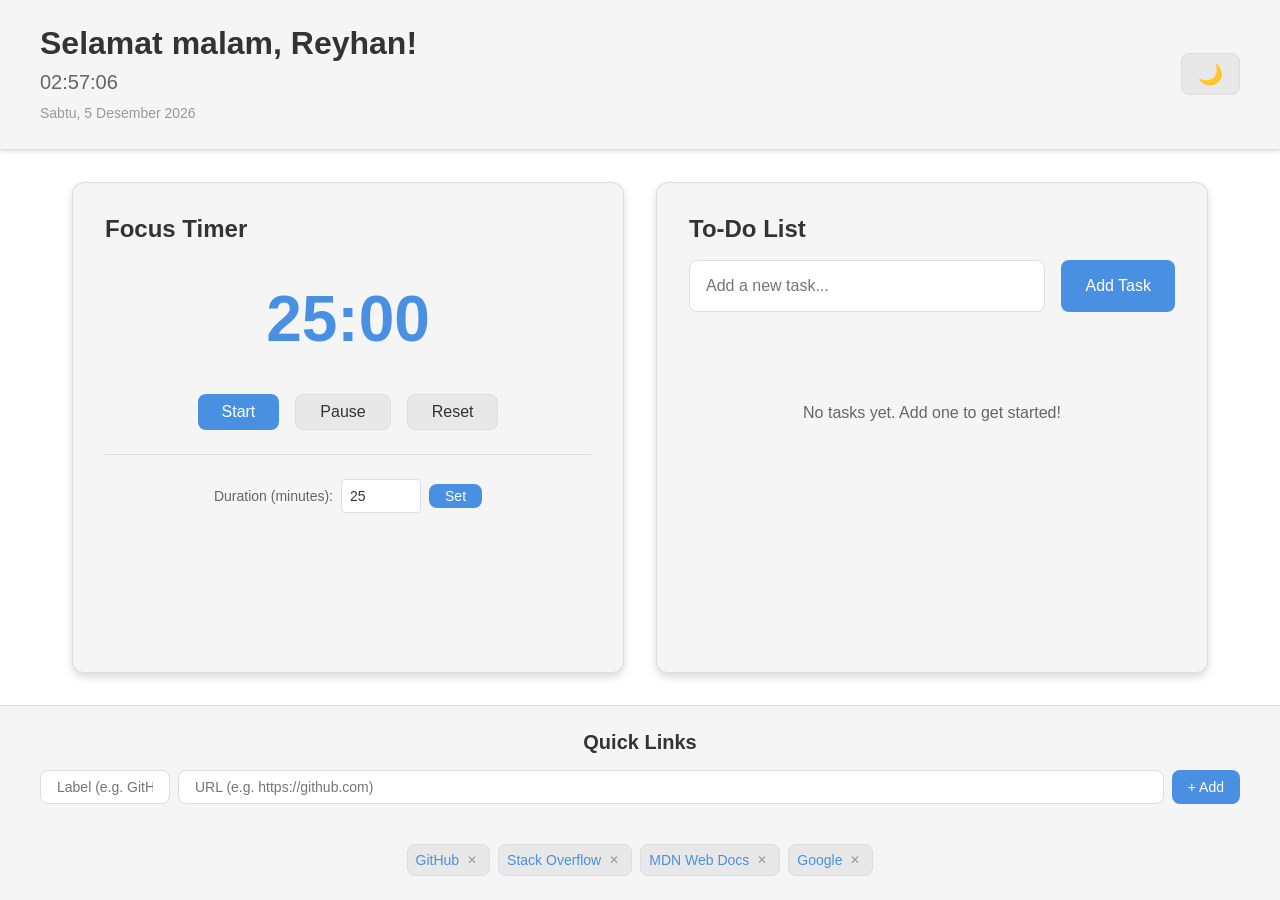
<file: index.html>
<!DOCTYPE html>
<html lang="en">
<head>
    <meta charset="UTF-8">
    <meta name="viewport" content="width=device-width, initial-scale=1.0">
    <meta name="description" content="A simple to-do list dashboard with focus timer and quick links">
    <title>To-Do List Dashboard</title>
    <link rel="stylesheet" href="css/style.css">
</head>
<body>
    <!-- Header Component -->
    <header id="header-component">
        <div class="header-content">
            <div class="header-left">
                <h1 id="greeting-display">Welcome</h1>
                <div id="clock-display" class="clock">00:00:00</div>
                <div id="date-display" class="date"></div>
            </div>
            <div class="header-right">
                <button id="theme-toggle" class="theme-toggle-btn" aria-label="Toggle theme">
                    <span class="theme-icon">🌙</span>
                </button>
            </div>
        </div>
    </header>

    <!-- Main Content Area -->
    <main id="main-content">
        <!-- Focus Timer Component -->
        <section id="focus-timer" class="focus-timer">
            <h2>Focus Timer</h2>
            <div class="timer-display">
                <span id="timer-minutes">25</span>:<span id="timer-seconds">00</span>
            </div>
            <div class="timer-controls">
                <button id="timer-start" class="btn btn-primary">Start</button>
                <button id="timer-pause" class="btn btn-secondary">Pause</button>
                <button id="timer-reset" class="btn btn-secondary">Reset</button>
            </div>
            <div class="timer-settings">
                <label for="timer-duration-input">Duration (minutes):</label>
                <input 
                    type="number" 
                    id="timer-duration-input" 
                    min="1" 
                    max="120" 
                    value="25"
                    aria-label="Timer duration in minutes"
                >
                <button id="timer-set-duration" class="btn btn-small">Set</button>
            </div>
        </section>

        <!-- Task List Component -->
        <section id="task-list-component" class="task-list">
            <h2>To-Do List</h2>
            
            <!-- Task Form -->
            <form id="task-form" class="task-form">
                <div class="task-input-group">
                    <input 
                        type="text" 
                        id="task-input" 
                        placeholder="Add a new task..." 
                        maxlength="500"
                        aria-label="New task description"
                    >
                    <button type="submit" class="btn btn-primary">Add Task</button>
                </div>
                <div id="error-message" class="error-message" role="alert" aria-live="polite"></div>
            </form>

            <!-- Tasks Container -->
            <div id="tasks-container" class="tasks-container">
                <!-- Task items will be dynamically inserted here -->
            </div>
        </section>
    </main>

    <!-- Footer Component -->
    <footer id="footer-component">
        <div class="footer-content">
            <h3>Quick Links</h3>

            <!-- Add Link Form -->
            <form id="quick-link-form" class="quick-link-form">
                <div class="quick-link-input-group">
                    <input
                        type="text"
                        id="quick-link-label"
                        placeholder="Label (e.g. GitHub)"
                        maxlength="30"
                        aria-label="Link label"
                    >
                    <input
                        type="url"
                        id="quick-link-url"
                        placeholder="URL (e.g. https://github.com)"
                        maxlength="200"
                        aria-label="Link URL"
                    >
                    <button type="submit" class="btn btn-small btn-primary">+ Add</button>
                </div>
                <div id="quick-link-error" class="error-message" role="alert" aria-live="polite"></div>
            </form>

            <!-- Links rendered by JS -->
            <nav id="quick-links-container" class="quick-links">
                <!-- Dynamically populated from localStorage -->
            </nav>
        </div>
    </footer>

    <script src="js/script.js"></script>
</body>
</html>
</file>
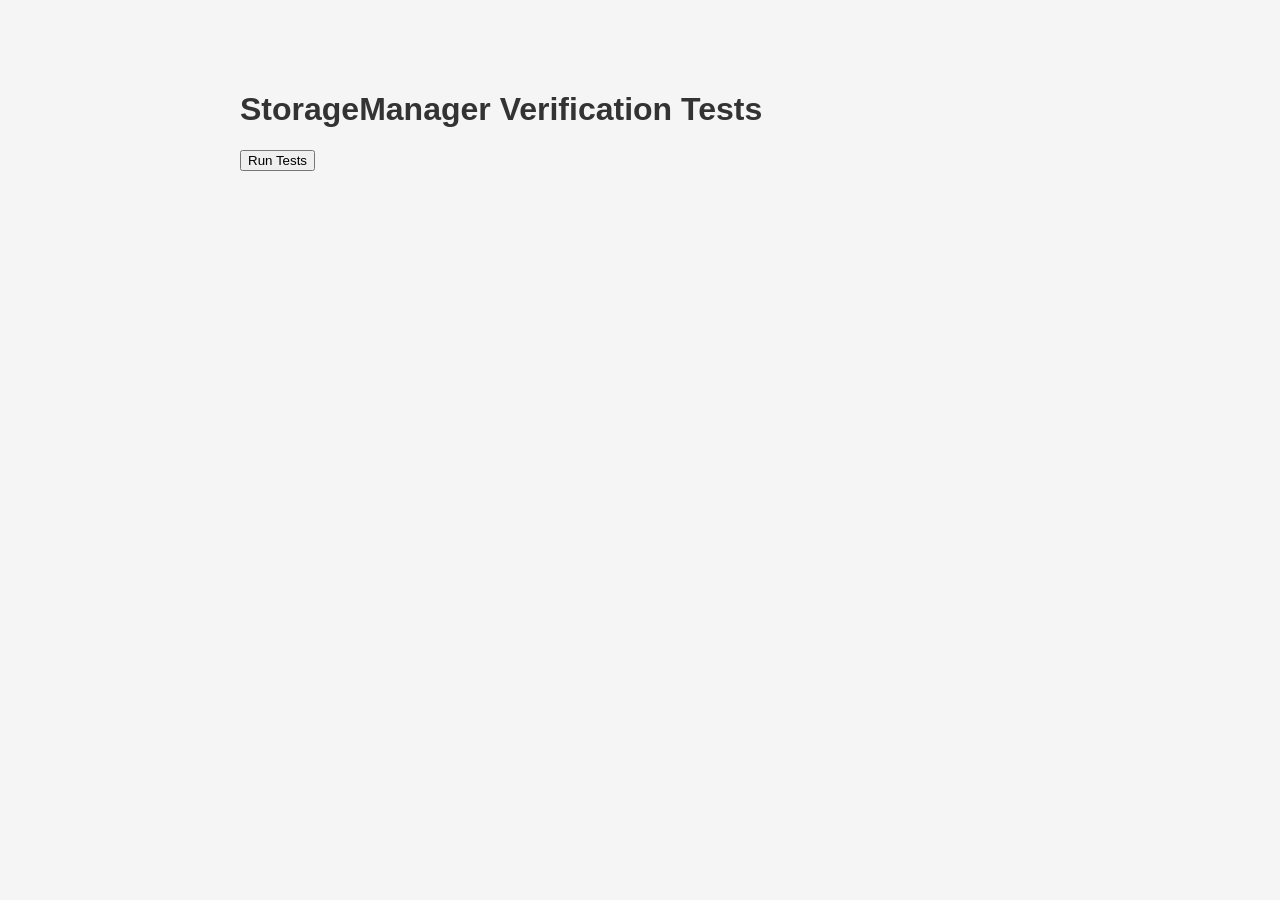
<file: test-storage.html>
<!DOCTYPE html>
<html lang="en">
<head>
  <meta charset="UTF-8">
  <meta name="viewport" content="width=device-width, initial-scale=1.0">
  <title>StorageManager Test</title>
  <style>
    body {
      font-family: Arial, sans-serif;
      max-width: 800px;
      margin: 50px auto;
      padding: 20px;
      background: #f5f5f5;
    }
    .test-result {
      padding: 10px;
      margin: 10px 0;
      border-radius: 5px;
      font-weight: bold;
    }
    .pass {
      background: #d4edda;
      color: #155724;
      border: 1px solid #c3e6cb;
    }
    .fail {
      background: #f8d7da;
      color: #721c24;
      border: 1px solid #f5c6cb;
    }
    h1 {
      color: #333;
    }
    #results {
      margin-top: 20px;
    }
  </style>
</head>
<body>
  <h1>StorageManager Verification Tests</h1>
  <button onclick="runTests()">Run Tests</button>
  <div id="results"></div>

  <script src="js/script.js"></script>
  <script>
    function addResult(testName, passed, message = '') {
      const resultsDiv = document.getElementById('results');
      const resultDiv = document.createElement('div');
      resultDiv.className = `test-result ${passed ? 'pass' : 'fail'}`;
      resultDiv.textContent = `${passed ? '✓' : '✗'} ${testName}${message ? ': ' + message : ''}`;
      resultsDiv.appendChild(resultDiv);
    }

    function runTests() {
      const resultsDiv = document.getElementById('results');
      resultsDiv.innerHTML = '<h2>Test Results:</h2>';

      try {
        // Clear localStorage before tests
        localStorage.clear();
        
        // Test 1: StorageManager initialization
        StorageManager.init();
        addResult('StorageManager initialization', StorageManager.isAvailable);

        // Test 2: KEYS constants exist
        const hasKeys = StorageManager.KEYS.TASKS && 
                       StorageManager.KEYS.THEME && 
                       StorageManager.KEYS.TIMER_DURATION;
        addResult('KEYS constants defined', hasKeys);

        // Test 3: Task operations - addTask
        const testTask = new Task('Test task for verification');
        StorageManager.addTask(testTask);
        const tasks = StorageManager.getTasks();
        addResult('addTask adds task', tasks.length === 1 && tasks[0].description === 'Test task for verification');

        // Test 4: Task operations - updateTask
        StorageManager.updateTask(testTask.id, { completed: true });
        const updatedTasks = StorageManager.getTasks();
        addResult('updateTask updates task', updatedTasks[0].completed === true);

        // Test 5: Task operations - deleteTask
        StorageManager.deleteTask(testTask.id);
        const afterDelete = StorageManager.getTasks();
        addResult('deleteTask removes task', afterDelete.length === 0);

        // Test 6: Theme operations
        StorageManager.saveTheme('dark');
        const savedTheme = StorageManager.getTheme();
        addResult('saveTheme and getTheme work', savedTheme === 'dark');

        // Test 7: Timer duration operations
        StorageManager.saveTimerDuration(3600);
        const savedDuration = StorageManager.getTimerDuration();
        addResult('saveTimerDuration and getTimerDuration work', savedDuration === 3600);

        // Test 8: Error handling - invalid theme fallback
        localStorage.setItem(StorageManager.KEYS.THEME, 'invalid-theme');
        const fallbackTheme = StorageManager.getTheme();
        addResult('Invalid theme falls back to default', fallbackTheme === ThemeState.DEFAULT);

        // Test 9: Error handling - corrupted task data
        localStorage.setItem(StorageManager.KEYS.TASKS, 'invalid json');
        const corruptedTasks = StorageManager.getTasks();
        addResult('Corrupted task data returns empty array', Array.isArray(corruptedTasks) && corruptedTasks.length === 0);

        // Test 10: Round-trip task serialization
        localStorage.clear();
        const originalTask = new Task('Round-trip test');
        originalTask.completed = true;
        StorageManager.addTask(originalTask);
        const retrievedTasks = StorageManager.getTasks();
        const retrievedTask = retrievedTasks[0];
        const roundTripPass = retrievedTask.id === originalTask.id &&
                             retrievedTask.description === originalTask.description &&
                             retrievedTask.completed === originalTask.completed &&
                             retrievedTask.createdAt === originalTask.createdAt;
        addResult('Task round-trip serialization preserves all properties', roundTripPass);

        // Test 11: Memory storage fallback (simulate localStorage unavailable)
        const originalAvailable = StorageManager.isAvailable;
        StorageManager.isAvailable = false;
        StorageManager.memoryStorage = {};
        
        const memTask = new Task('Memory storage test');
        StorageManager.addTask(memTask);
        const memTasks = StorageManager.getTasks();
        const memoryFallbackWorks = memTasks.length === 1 && memTasks[0].description === 'Memory storage test';
        
        StorageManager.isAvailable = originalAvailable;
        addResult('In-memory fallback storage works', memoryFallbackWorks);

        // Test 12: saveTasks handles arrays correctly
        localStorage.clear();
        const taskArray = [
          new Task('Task 1'),
          new Task('Task 2'),
          new Task('Task 3')
        ];
        StorageManager.saveTasks(taskArray);
        const retrievedArray = StorageManager.getTasks();
        addResult('saveTasks handles multiple tasks', retrievedArray.length === 3);

        // Clean up
        localStorage.clear();
        
        addResult('All tests completed', true, 'StorageManager implementation verified');

      } catch (error) {
        addResult('Test execution', false, error.message);
      }
    }
  </script>
</body>
</html>
</file>
<file: css/style.css>
/* ============================================
   CSS Custom Properties - Theme Variables
   ============================================ */

:root {
  /* Light Theme Colors */
  --bg-primary: #ffffff;
  --bg-secondary: #f5f5f5;
  --bg-tertiary: #e8e8e8;
  --text-primary: #333333;
  --text-secondary: #666666;
  --text-muted: #999999;
  --accent-color: #4a90e2;
  --accent-hover: #357abd;
  --border-color: #dddddd;
  --success-color: #4caf50;
  --danger-color: #f44336;
  --warning-color: #ff9800;
  --shadow-sm: 0 2px 4px rgba(0, 0, 0, 0.1);
  --shadow-md: 0 4px 8px rgba(0, 0, 0, 0.15);
  --shadow-lg: 0 8px 16px rgba(0, 0, 0, 0.2);
  
  /* Spacing */
  --spacing-xs: 0.25rem;
  --spacing-sm: 0.5rem;
  --spacing-md: 1rem;
  --spacing-lg: 1.5rem;
  --spacing-xl: 2rem;
  --spacing-xxl: 3rem;
  
  /* Typography */
  --font-family: -apple-system, BlinkMacSystemFont, 'Segoe UI', Roboto, Oxygen, Ubuntu, Cantarell, sans-serif;
  --font-size-base: 16px;
  --font-size-sm: 0.875rem;
  --font-size-md: 1rem;
  --font-size-lg: 1.25rem;
  --font-size-xl: 1.5rem;
  --font-size-xxl: 2rem;
  --font-weight-normal: 400;
  --font-weight-medium: 500;
  --font-weight-bold: 700;
  
  /* Border Radius */
  --radius-sm: 4px;
  --radius-md: 8px;
  --radius-lg: 12px;
  
  /* Transitions */
  --transition-fast: 150ms ease-in-out;
  --transition-normal: 250ms ease-in-out;
  --transition-slow: 350ms ease-in-out;
}

[data-theme="dark"] {
  /* Dark Theme Colors */
  --bg-primary: #1e1e1e;
  --bg-secondary: #2d2d2d;
  --bg-tertiary: #3a3a3a;
  --text-primary: #ffffff;
  --text-secondary: #b0b0b0;
  --text-muted: #808080;
  --accent-color: #64b5f6;
  --accent-hover: #42a5f5;
  --border-color: #404040;
  --success-color: #66bb6a;
  --danger-color: #ef5350;
  --warning-color: #ffa726;
  --shadow-sm: 0 2px 4px rgba(0, 0, 0, 0.3);
  --shadow-md: 0 4px 8px rgba(0, 0, 0, 0.4);
  --shadow-lg: 0 8px 16px rgba(0, 0, 0, 0.5);
}

/* ============================================
   Base Styles & Reset
   ============================================ */

* {
  margin: 0;
  padding: 0;
  box-sizing: border-box;
}

html {
  font-size: var(--font-size-base);
  scroll-behavior: smooth;
}

body {
  font-family: var(--font-family);
  background-color: var(--bg-primary);
  color: var(--text-primary);
  line-height: 1.6;
  min-height: 100vh;
  display: flex;
  flex-direction: column;
  transition: background-color var(--transition-normal), color var(--transition-normal);
}

h1, h2, h3, h4, h5, h6 {
  font-weight: var(--font-weight-bold);
  line-height: 1.2;
  margin-bottom: var(--spacing-md);
}

h1 {
  font-size: var(--font-size-xxl);
}

h2 {
  font-size: var(--font-size-xl);
}

h3 {
  font-size: var(--font-size-lg);
}

/* ============================================
   Header Component
   ============================================ */

#header-component {
  background-color: var(--bg-secondary);
  border-bottom: 1px solid var(--border-color);
  padding: var(--spacing-lg) var(--spacing-xl);
  box-shadow: var(--shadow-sm);
  transition: background-color var(--transition-normal);
}

.header-content {
  max-width: 1200px;
  margin: 0 auto;
  display: flex;
  justify-content: space-between;
  align-items: center;
}

.header-left h1 {
  margin-bottom: var(--spacing-xs);
  color: var(--text-primary);
}

.clock {
  font-size: var(--font-size-lg);
  color: var(--text-secondary);
  font-weight: var(--font-weight-medium);
}

.date {
  font-size: var(--font-size-sm);
  color: var(--text-muted);
  font-weight: var(--font-weight-normal);
  margin-top: var(--spacing-xs);
}

.theme-toggle-btn {
  background: var(--bg-tertiary);
  border: 1px solid var(--border-color);
  border-radius: var(--radius-md);
  padding: var(--spacing-sm) var(--spacing-md);
  cursor: pointer;
  font-size: var(--font-size-lg);
  transition: all var(--transition-fast);
}

.theme-toggle-btn:hover {
  background-color: var(--accent-color);
  border-color: var(--accent-color);
  transform: scale(1.05);
}

.theme-toggle-btn:active {
  transform: scale(0.95);
}

/* ============================================
   Main Content Area
   ============================================ */

#main-content {
  flex: 1;
  max-width: 1200px;
  width: 100%;
  margin: 0 auto;
  padding: var(--spacing-xl);
  display: grid;
  grid-template-columns: 1fr 1fr;
  gap: var(--spacing-xl);
}

/* ============================================
   Focus Timer Component
   ============================================ */

.focus-timer {
  background-color: var(--bg-secondary);
  border: 1px solid var(--border-color);
  border-radius: var(--radius-lg);
  padding: var(--spacing-xl);
  box-shadow: var(--shadow-md);
  transition: background-color var(--transition-normal);
}

.timer-display {
  font-size: 4rem;
  font-weight: var(--font-weight-bold);
  text-align: center;
  color: var(--accent-color);
  margin: var(--spacing-lg) 0;
  font-variant-numeric: tabular-nums;
}

.timer-controls {
  display: flex;
  gap: var(--spacing-md);
  justify-content: center;
  margin-bottom: var(--spacing-lg);
}

.timer-settings {
  display: flex;
  gap: var(--spacing-sm);
  align-items: center;
  justify-content: center;
  padding-top: var(--spacing-lg);
  border-top: 1px solid var(--border-color);
}

.timer-settings label {
  font-size: var(--font-size-sm);
  color: var(--text-secondary);
}

.timer-settings input {
  width: 80px;
  padding: var(--spacing-sm);
  border: 1px solid var(--border-color);
  border-radius: var(--radius-sm);
  background-color: var(--bg-primary);
  color: var(--text-primary);
  font-size: var(--font-size-sm);
  transition: all var(--transition-fast);
}

.timer-settings input:focus {
  outline: none;
  border-color: var(--accent-color);
  box-shadow: 0 0 0 3px rgba(74, 144, 226, 0.1);
}

/* ============================================
   Task List Component
   ============================================ */

.task-list {
  background-color: var(--bg-secondary);
  border: 1px solid var(--border-color);
  border-radius: var(--radius-lg);
  padding: var(--spacing-xl);
  box-shadow: var(--shadow-md);
  transition: background-color var(--transition-normal);
}

.task-form {
  margin-bottom: var(--spacing-lg);
}

.task-input-group {
  display: flex;
  gap: var(--spacing-md);
  margin-bottom: var(--spacing-sm);
}

#task-input {
  flex: 1;
  padding: var(--spacing-md);
  border: 1px solid var(--border-color);
  border-radius: var(--radius-md);
  background-color: var(--bg-primary);
  color: var(--text-primary);
  font-size: var(--font-size-md);
  transition: all var(--transition-fast);
}

#task-input:focus {
  outline: none;
  border-color: var(--accent-color);
  box-shadow: 0 0 0 3px rgba(74, 144, 226, 0.1);
}

.error-message {
  color: var(--danger-color);
  font-size: var(--font-size-sm);
  min-height: 1.5rem;
  padding: var(--spacing-xs) 0;
}

.tasks-container {
  max-height: 500px;
  overflow-y: auto;
}

/* Task Item Styles */
.task-item {
  display: flex;
  align-items: center;
  gap: var(--spacing-md);
  padding: var(--spacing-md);
  background-color: var(--bg-primary);
  border: 1px solid var(--border-color);
  border-radius: var(--radius-md);
  margin-bottom: var(--spacing-sm);
  transition: transform var(--transition-fast), box-shadow var(--transition-fast);
}

.task-item:hover {
  box-shadow: var(--shadow-sm);
  transform: translateY(-2px);
}

.task-item.completed {
  opacity: 0.6;
}

.task-checkbox {
  width: 20px;
  height: 20px;
  cursor: pointer;
  accent-color: var(--accent-color);
}

.task-description {
  flex: 1;
  color: var(--text-primary);
  font-size: var(--font-size-md);
  word-break: break-word;
  transition: all var(--transition-fast);
}

.task-item.completed .task-description {
  text-decoration: line-through;
  color: var(--text-secondary);
}

.task-delete {
  background-color: transparent;
  border: none;
  color: var(--danger-color);
  cursor: pointer;
  font-size: var(--font-size-lg);
  padding: var(--spacing-xs);
  transition: all var(--transition-fast);
}

.task-delete:hover {
  transform: scale(1.2);
  color: var(--danger-color);
}

.task-delete:active {
  transform: scale(0.9);
}

/* ── Task Action Group ──────────────────────────────────────── */

.task-actions {
  display: flex;
  align-items: center;
  gap: var(--spacing-xs);
  flex-shrink: 0;
}

/* Edit button — pencil icon */
.task-edit {
  background-color: transparent;
  border: none;
  cursor: pointer;
  font-size: var(--font-size-md);
  padding: var(--spacing-xs);
  border-radius: var(--radius-sm);
  transition: transform var(--transition-fast), background-color var(--transition-fast);
  line-height: 1;
}

.task-edit:hover {
  transform: scale(1.2);
  background-color: var(--bg-tertiary);
}

.task-edit:active {
  transform: scale(0.9);
}

/* ── Inline Edit Mode ──────────────────────────────────────── */

/* The task row when editing — amber left border signals active state */
.task-item.editing {
  border-left: 3px solid var(--warning-color);
  background-color: color-mix(in srgb, var(--warning-color) 6%, var(--bg-primary));
  box-shadow: var(--shadow-sm);
}

/* Inline edit input replaces the description <span> */
.task-edit-input {
  flex: 1;
  padding: var(--spacing-xs) var(--spacing-sm);
  border: 2px solid var(--warning-color);
  border-radius: var(--radius-sm);
  background-color: var(--bg-primary);
  color: var(--text-primary);
  font-size: var(--font-size-md);
  font-family: var(--font-family);
  outline: none;
  transition: border-color var(--transition-fast), box-shadow var(--transition-fast);
}

.task-edit-input:focus {
  border-color: var(--warning-color);
  box-shadow: 0 0 0 3px color-mix(in srgb, var(--warning-color) 20%, transparent);
}

/* Red border shake when validation fails */
.task-edit-input.input-error {
  border-color: var(--danger-color);
  animation: shake 0.35s ease;
}

@keyframes shake {
  0%, 100% { transform: translateX(0); }
  20%       { transform: translateX(-6px); }
  40%       { transform: translateX(6px); }
  60%       { transform: translateX(-4px); }
  80%       { transform: translateX(4px); }
}

/* Save button — green checkmark */
.task-save {
  background-color: transparent;
  border: none;
  cursor: pointer;
  font-size: var(--font-size-md);
  padding: var(--spacing-xs);
  border-radius: var(--radius-sm);
  transition: transform var(--transition-fast), background-color var(--transition-fast);
  line-height: 1;
}

.task-save:hover {
  transform: scale(1.2);
  background-color: color-mix(in srgb, var(--success-color) 15%, transparent);
}

.task-save:active {
  transform: scale(0.9);
}

/* Cancel button — red cross */
.task-cancel {
  background-color: transparent;
  border: none;
  cursor: pointer;
  font-size: var(--font-size-md);
  padding: var(--spacing-xs);
  border-radius: var(--radius-sm);
  transition: transform var(--transition-fast), background-color var(--transition-fast);
  line-height: 1;
}

.task-cancel:hover {
  transform: scale(1.2);
  background-color: color-mix(in srgb, var(--danger-color) 15%, transparent);
}

.task-cancel:active {
  transform: scale(0.9);
}

/* ============================================
   Button Styles
   ============================================ */

.btn {
  padding: var(--spacing-sm) var(--spacing-lg);
  border: none;
  border-radius: var(--radius-md);
  font-size: var(--font-size-md);
  font-weight: var(--font-weight-medium);
  cursor: pointer;
  transition: all var(--transition-fast);
  white-space: nowrap;
}

.btn:hover {
  transform: translateY(-2px);
  box-shadow: var(--shadow-sm);
}

.btn:active {
  transform: translateY(0);
}

.btn:disabled {
  opacity: 0.5;
  cursor: not-allowed;
  transform: none;
}

.btn-primary {
  background-color: var(--accent-color);
  color: white;
}

.btn-primary:hover {
  background-color: var(--accent-hover);
}

.btn-secondary {
  background-color: var(--bg-tertiary);
  color: var(--text-primary);
  border: 1px solid var(--border-color);
}

.btn-secondary:hover {
  background-color: var(--border-color);
}

.btn-small {
  padding: var(--spacing-xs) var(--spacing-md);
  font-size: var(--font-size-sm);
}

/* Timer 'Set' button — uses btn-small without btn-primary,
   so we give it an explicit accent color here for consistency */
.timer-settings .btn-small {
  background-color: var(--accent-color);
  color: white;
}

.timer-settings .btn-small:hover {
  background-color: var(--accent-hover);
}

/* ============================================
   Footer Component
   ============================================ */

#footer-component {
  background-color: var(--bg-secondary);
  border-top: 1px solid var(--border-color);
  padding: var(--spacing-lg) var(--spacing-xl);
  box-shadow: var(--shadow-sm);
  transition: background-color var(--transition-normal);
}

.footer-content {
  max-width: 1200px;
  margin: 0 auto;
  text-align: center;
}

.footer-content h3 {
  font-size: var(--font-size-lg);
  margin-bottom: var(--spacing-md);
  color: var(--text-primary);
}

/* Quick Links — Add Form */
.quick-link-form {
  margin-bottom: var(--spacing-md);
}

.quick-link-input-group {
  display: flex;
  gap: var(--spacing-sm);
  justify-content: center;
  flex-wrap: wrap;
}

.quick-link-input-group input {
  padding: var(--spacing-sm) var(--spacing-md);
  border: 1px solid var(--border-color);
  border-radius: var(--radius-md);
  background-color: var(--bg-primary);
  color: var(--text-primary);
  font-size: var(--font-size-sm);
  transition: all var(--transition-fast);
}

#quick-link-label { width: 130px; }
#quick-link-url   { flex: 1; min-width: 200px; }

.quick-link-input-group input:focus {
  outline: none;
  border-color: var(--accent-color);
  box-shadow: 0 0 0 3px rgba(74, 144, 226, 0.1);
}

/* Quick Links — Link chips */
.quick-links {
  display: flex;
  gap: var(--spacing-sm);
  justify-content: center;
  flex-wrap: wrap;
  margin-top: var(--spacing-sm);
}

.quick-link-item {
  display: inline-flex;
  align-items: center;
  gap: var(--spacing-xs);
  background-color: var(--bg-tertiary);
  border: 1px solid var(--border-color);
  border-radius: var(--radius-md);
  padding: var(--spacing-xs) var(--spacing-sm);
  transition: all var(--transition-fast);
}

.quick-link-item:hover {
  border-color: var(--accent-color);
  box-shadow: var(--shadow-sm);
}

.quick-link-anchor {
  color: var(--accent-color);
  text-decoration: none;
  font-size: var(--font-size-sm);
  font-weight: var(--font-weight-medium);
}

.quick-link-anchor:hover {
  color: var(--accent-hover);
  text-decoration: underline;
}

.quick-link-delete {
  background: none;
  border: none;
  color: var(--text-muted);
  cursor: pointer;
  font-size: 0.75rem;
  padding: 0 var(--spacing-xs);
  border-radius: var(--radius-sm);
  line-height: 1;
  transition: color var(--transition-fast), transform var(--transition-fast);
}

.quick-link-delete:hover {
  color: var(--danger-color);
  transform: scale(1.2);
}

.quick-link-delete:active {
  transform: scale(0.9);
}

.quick-links-empty {
  color: var(--text-muted);
  font-size: var(--font-size-sm);
  font-style: italic;
}

/* ============================================
   Responsive Design
   ============================================ */

@media (max-width: 768px) {
  #main-content {
    grid-template-columns: 1fr;
    padding: var(--spacing-md);
  }

  .header-content {
    flex-direction: column;
    gap: var(--spacing-md);
    text-align: center;
  }

  .task-input-group {
    flex-direction: column;
  }

  .timer-display {
    font-size: 3rem;
  }

  .timer-controls {
    flex-direction: column;
    align-items: stretch;
  }

  .timer-controls .btn {
    width: 100%;
  }

  .quick-links {
    flex-direction: column;
    gap: var(--spacing-sm);
  }

  .quick-link-input-group {
    flex-direction: column;
    align-items: stretch;
  }

  #quick-link-label,
  #quick-link-url {
    width: 100%;
    min-width: unset;
  }
}

@media (max-width: 480px) {
  :root {
    --font-size-base: 14px;
  }

  .timer-display {
    font-size: 2.5rem;
  }

  .timer-controls {
    flex-direction: column;
  }

  .focus-timer,
  .task-list {
    padding: var(--spacing-md);
  }

  /* Shrink task list on mobile so it doesn't swallow the full viewport */
  .tasks-container {
    max-height: 300px;
  }
}

/* ============================================
   Accessibility & Focus Styles
   ============================================ */

:focus-visible {
  outline: 2px solid var(--accent-color);
  outline-offset: 2px;
}

@media (prefers-reduced-motion: reduce) {
  *,
  *::before,
  *::after {
    animation-duration: 0.01ms !important;
    animation-iteration-count: 1 !important;
    transition-duration: 0.01ms !important;
  }
}

/* ============================================
   Scrollbar Styling
   ============================================ */

.tasks-container::-webkit-scrollbar {
  width: 8px;
}

.tasks-container::-webkit-scrollbar-track {
  background: var(--bg-secondary);
  border-radius: var(--radius-sm);
}

.tasks-container::-webkit-scrollbar-thumb {
  background: var(--border-color);
  border-radius: var(--radius-sm);
}

.tasks-container::-webkit-scrollbar-thumb:hover {
  background: var(--text-secondary);
}
</file>
